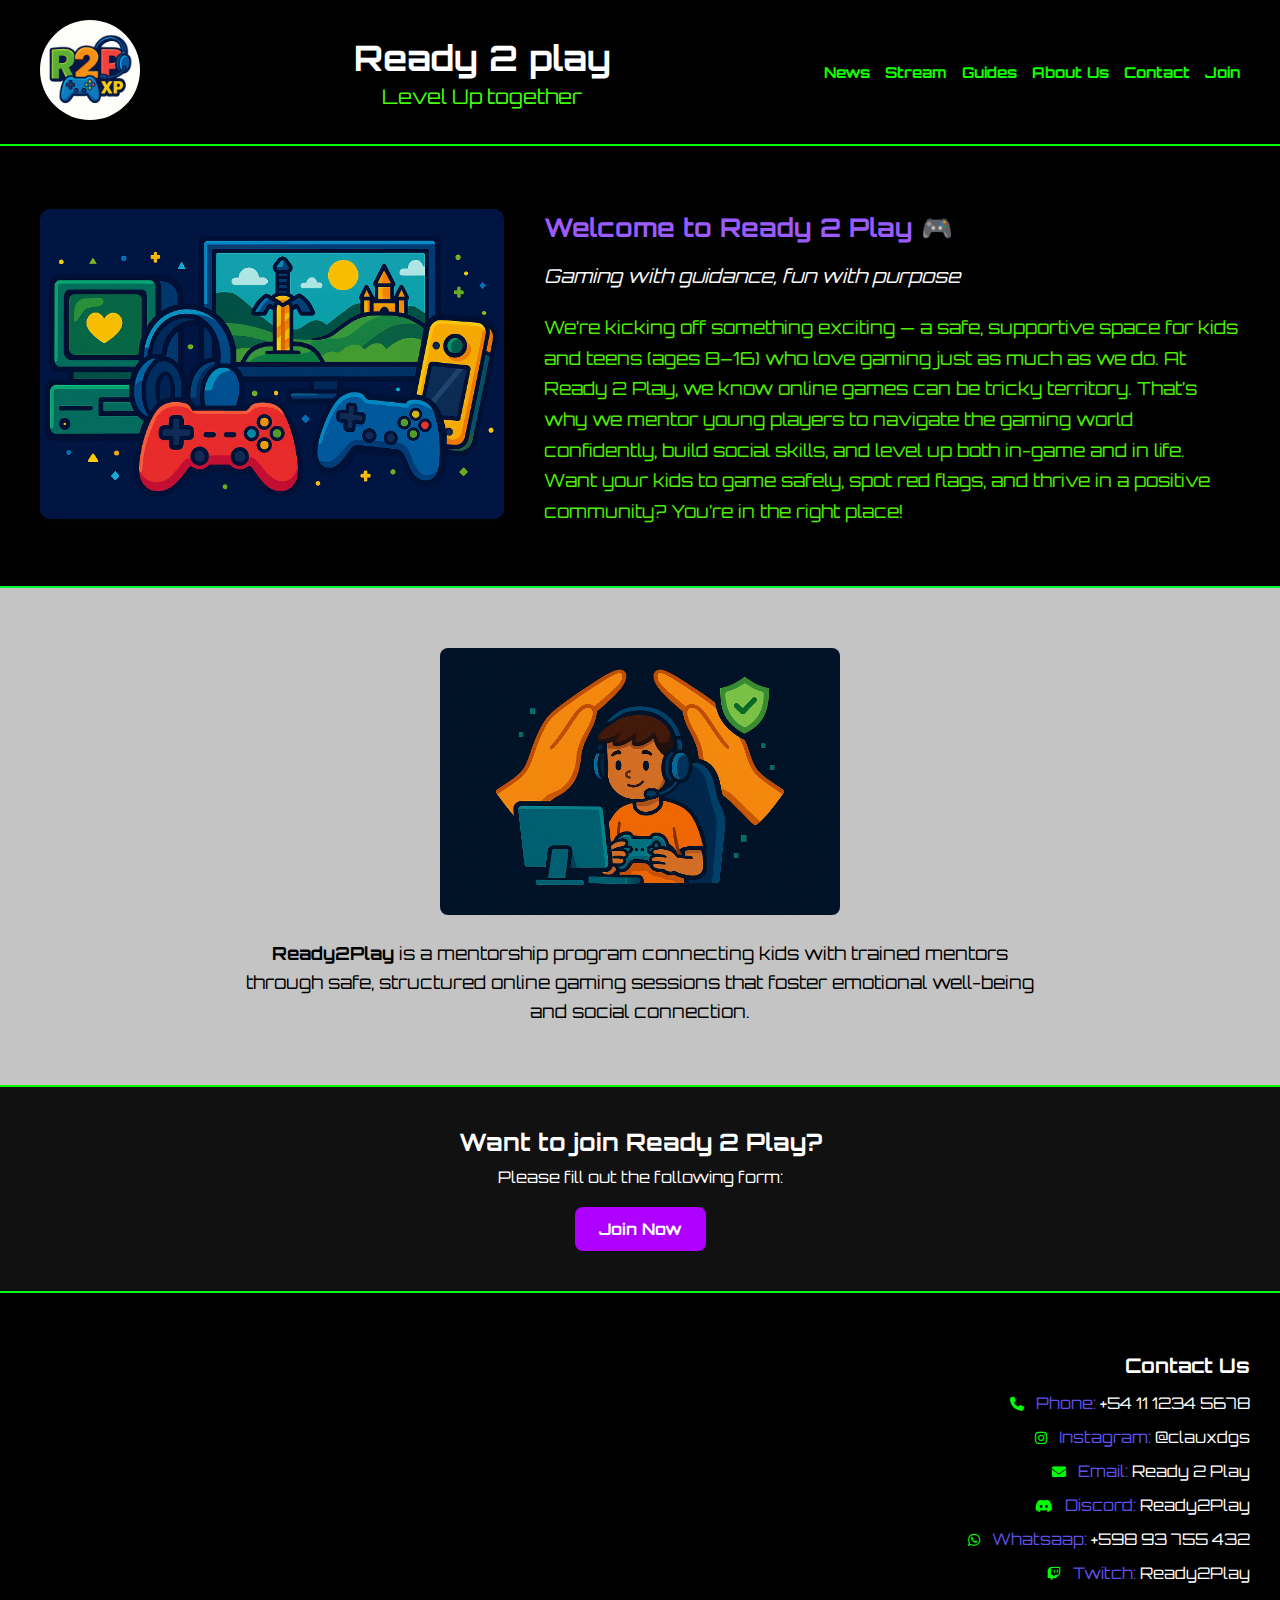
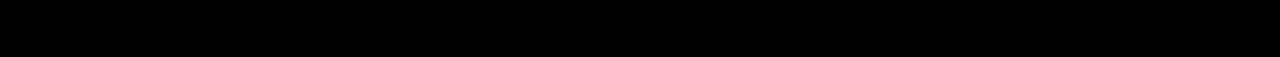
<file: index.html>
<!DOCTYPE html>
<html lang="en">

<head>
     <meta charset="UTF-8" />
     <meta name="viewport" content="width=device-width, initial-scale=1.0" />
     <title>Ready 2 Play</title>
     <link href="https://fonts.googleapis.com/css2?family=Inter:wght@400;700&display=swap" rel="stylesheet">
     <link href="https://fonts.googleapis.com/css2?family=Press+Start+2P&display=swap" rel="stylesheet">
     <link rel="stylesheet" href="style.css">
     <link rel="stylesheet" href="https://cdnjs.cloudflare.com/ajax/libs/font-awesome/6.5.0/css/all.min.css">
     <link href="https://fonts.googleapis.com/css2?family=Press+Start+2P&family=Orbitron&family=Bangers&display=swap"
          rel="stylesheet">
     <link rel="stylesheet" href="https://cdnjs.cloudflare.com/ajax/libs/font-awesome/6.5.0/css/all.min.css">
     <!--<script src="videos.js"></script>-->
</head>

<body>
     <header>
          <div class="logo">
               <img src="images/logo1.jpg" alt="r2p Logo">

          </div>
          <div class="title-group">
               <h1>Ready 2 play</h1>
               <p>Level Up together</p>
          </div>
          <div class="nav-panel">
               <a href="#news">News</a>
               <a href="#">Stream</a>
               <a href="#">Guides</a>
               <!-- <a href="#">Reviews</a> -->
               <a href="#about">About Us</a>
               <a href="#contacto">Contact</a>
               <a href="#join">Join</a>
          </div>
          <!-- <div class="user-actions">
               <button>Subscribe</button>
               <button>Login</button>
          </div> -->
          </div>
     </header>
     <section id="news" class="news-section">
          <div class="news-container">
               <div class="news-content">
                    <p>
                         <strong>Welcome to Ready 2 Play 🎮</strong>
                         <span>Gaming with guidance, fun with purpose</span>
                         We’re kicking off something exciting — a safe, supportive space for kids and teens (ages 8–16)
                         who
                         love gaming just as much as we do.
                         At Ready 2 Play, we know online games can be tricky territory. That’s why we mentor young
                         players to
                         navigate the gaming world confidently, build social skills, and level up both in-game and in
                         life.
                         Want your kids to game safely, spot red flags, and thrive in a positive community? You’re in
                         the
                         right place!
                    </p>
               </div>
               <div class="news-image">
                    <img src="images/banner.png" alt="imageNews">
               </div>
          </div>
     </section>




     <section id="about" class="about-section">
          <div class="about-container">
               <img src="images/image2.png" alt="imageAboutus">
               <p>
                    <strong>Ready2Play</strong> is a mentorship program connecting kids with trained mentors through
                    safe,
                    structured online gaming sessions that foster emotional well-being and social connection.
               </p>
          </div>
     </section>


     <section id="join" class="join-section">
          <div class="join-container">
               <h2>Want to join Ready 2 Play?</h2>
               <p>Please fill out the following form:</p>
               <a href="https://forms.gle/n9qvVncU4yxEj9vU9" target="_blank" class="join-button">
                    Join Now
               </a>
          </div>
     </section>




     <section id="contacto" class="contacto">
          <h2>Contact Us</h2>
          <p><i class="fas fa-phone"></i> Phone:<span style="color: #f0f0f0;"> <a href="tel:+541112345678">+54 11 1234
                         5678</a></span>
          </p>
          <p><i class="fab fa-instagram"></i> Instagram: <a href="https://instagram.com/clauxdgs"
                    target="_blank">@clauxdgs</a></p>
          <p><i class="fas fa-envelope"></i> Email: <a href="mailto:ready2playxp@gmail.com"> Ready 2 Play</a></p>
          <p><i class="fab fa-discord"></i> Discord: <a href="https://discord.gg/XzBv9Q92"
                    target="_blank">Ready2Play</a></p>
          <p><i class="fab fa-whatsapp"></i> Whatsaap: <a href="https://wa.me/59893755432" target="_blank">+598 93 755
                    432</a>
          </p>
          <p>
               <i class="fab fa-twitch"></i> Twitch:
               <a href="https://www.twitch.tv/clauxdgs" target="_blank">Ready2Play</a>
          </p>


     </section>
     </section>
</body>

</html>
</file>
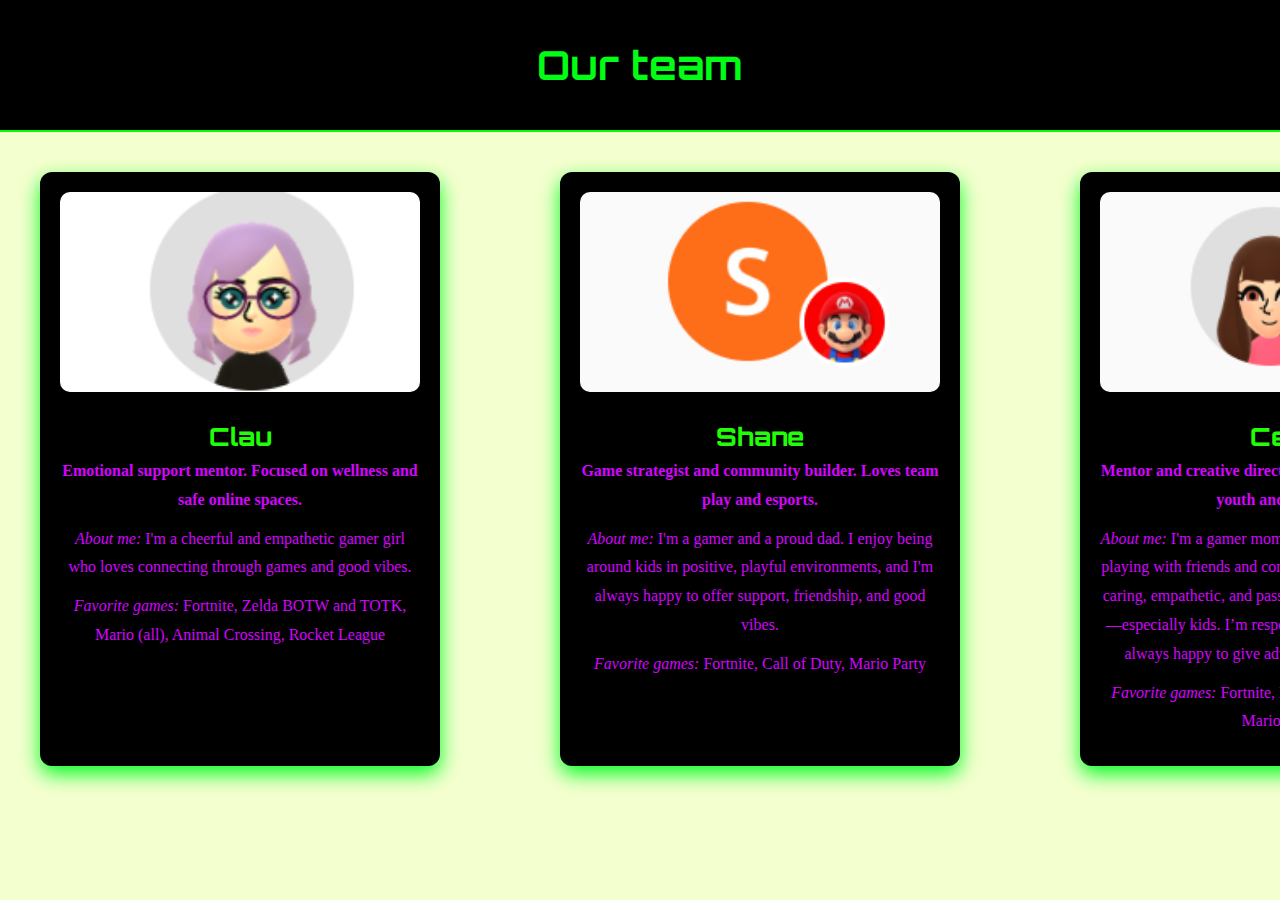
<file: Knowus.html>
<!DOCTYPE html>
<html lang="en">

<head>
     <meta charset="UTF-8">
     <meta name="viewport" content="width=device-width, initial-scale=1.0">
     <link href="https://fonts.googleapis.com/css2?family=Inter:wght@400;700&display=swap" rel="stylesheet">
     <link href="https://fonts.googleapis.com/css2?family=Press+Start+2P&display=swap" rel="stylesheet">
     <link rel="stylesheet" href="style.css">
     <link rel="stylesheet" href="https://cdnjs.cloudflare.com/ajax/libs/font-awesome/6.5.0/css/all.min.css">
     <link href="https://fonts.googleapis.com/css2?family=Press+Start+2P&family=Orbitron&family=Bangers&display=swap"
          rel="stylesheet">
     <link rel="stylesheet" href="https://cdnjs.cloudflare.com/ajax/libs/font-awesome/6.5.0/css/all.min.css">
     <script src="team.js"></script>
     <!--<script src="videos.js"></script>-->
     <title>Our Team</title>

</head>

<body class="bodyknowus">
     <header class="headerknow">
          <h1 class="h1big">Our team</h1>
     </header>
     <section class="team-carousel" id="team">
     </section>
</body>

</html>
</file>
<file: style.css>
html {
     scroll-behavior: smooth;
}


* {
     box-sizing: border-box;
     margin: 0;
     padding: 0;
}

body {
     font-family: 'Arial', sans-serif;
     background-color: #f4f4f4;
}

header {
     display: flex;
     justify-content: space-between;
     align-items: center;
     padding: 20px 40px;
     background-color: #000000;
     border-bottom: 1px solid #ffffff;
     width: 100%;
     font-family: 'Orbitron',
          sans-serif;
     /*font-family: 'Press Start 2P',
          cursive;*/
     border-bottom: 2px solid #00ff05;

}

.logo img {
     height: 100px;
     border-radius: 50%;
}

.title-group {
     text-align: center;
     flex-grow: 1;

}

.title-group h1 {
     /* font-size: 25px;*/
     font-size: 35px;
     color: #ffffff;
}

.title-group p {
     /*  font-size: 15px;*/
     font-size: 20px;
     color: #45ff0c;
     margin-top: 4px;
}

.nav-panel {
     display: flex;
     gap: 15px;
}

.nav-panel a {
     /* background-color: rgb(59, 59, 59); */

     text-decoration: none;
     color: #11ff00;
     font-weight: bold;
     /* font-size: 12px;*/
     font-size: 15px;
     transition: color 0.3s;
}

.nav-panel a:hover {
     color: #fbff00;
}

.contacto {
     background-color: #000000;
     padding: 60px 30px;
     text-align: end;
     border-top: 2px solid #00ff1a;

}

.contacto h2 {
     font-size: 20px;
     color: #ffffff;
     margin-bottom: 15px;
     font-family: 'Orbitron',
          sans-serif;

}

.contacto p {
     font-size: 16px;
     color: #5e52e9;
     margin-bottom: 14px;
     font-family: 'Orbitron',
          cursive;
}

.contacto a {
     color: #fefefe;
     text-decoration: none;
}

.contacto a:hover {
     color: #00ff1a;
     /*text-decoration: underline;*/
}

.contacto i {
     margin-right: 8px;
     font-size: 14px;
     color: #00ff05;
}

.about-section {
     background-color: #201d1d38;
     padding: 60px 30px;
     border-top: 2px solid #00ff37;
     text-align: center;
     border-bottom: 2px solid #00ff05;
}

.about-container {
     max-width: 800px;
     margin: 0 auto;
     font-family: 'Orbitron', 'Courier New', Courier, monospace;

}

.about-container img {
     width: 100%;
     max-width: 400px;
     height: auto;
     border-radius: 8px;
     margin-bottom: 20px;
}

.about-container p {
     font-size: 18px;
     color: #000000;
     line-height: 1.6;
}

.news-section {
     padding: 60px 20px;
     background-color: #020101;
}

.news-container {
     display: flex;
     flex-direction: row-reverse;
     flex-wrap: nowrap;
     /* 👈 Clave para poner la imagen a la derecha */
     max-width: 1200px;
     margin: auto;
     gap: 40px;
     align-items: center;
     /* flex-wrap: wrap;*/
}

.news-image {
     flex: 1 1 40%;
}

.news-image img {
     width: 100%;
     border-radius: 10px;
     box-shadow: 0 5px 15px rgba(29, 38, 28, 0.1);
}

.news-content {
     flex: 1 1 60%;
}

.news-content p {
     font-size: 18px;
     line-height: 1.7;
     color: #4cee01;
     font-family: 'Orbitron', Tahoma, Geneva, Verdana, sans-serif;
}

.news-content strong {
     display: block;
     font-size: 1.6rem;
     color: #9a5bff;
     margin-bottom: 10px;
     font-family: 'Orbitron',
          Tahoma,
          Geneva,
          Verdana,
          sans-serif;
}

.news-content span {
     display: block;
     font-size: 1.2rem;
     color: #f9f9f9;
     font-style: italic;
     margin-bottom: 20px;
     font-family: 'Orbitron',
          Tahoma,
          Geneva,
          Verdana,
          sans-serif;
}

.join-section {
     background-color: #111;
     padding: 40px 20px;
     text-align: center;
     color: #fff;
     font-family: 'Orbitron',
          Tahoma,
          Geneva,
          Verdana,
          sans-serif;
}

.join-container h2 {
     font-size: 24px;
     margin-bottom: 10px;
     font-family: 'Orbitron',
          Tahoma,
          Geneva,
          Verdana,
          sans-serif;
}

.join-container p {
     font-size: 16px;
     margin-bottom: 20px;
}

.join-button {
     display: inline-block;
     padding: 12px 24px;
     background-color: #ae00ff;
     color: #fff;
     text-decoration: none;
     border-radius: 8px;
     font-weight: bold;
     transition: background-color 0.3s ease;
}

.join-button:hover {
     background-color: #00ff04;
}

.bodyknowus {
     background-color: #f4ffcf;
}

.headerknow {
     width: 100%;
     display: flex;
     justify-content: center;
     align-items: center;
     padding: 40px 0;
}

.h1big {
     font-size: 40px;
     color: #00ff15;
     margin: 0;
}

.team-carousel {
     display: flex;
     overflow-x: auto;
     gap: 120px;
     padding: 40px;
     scroll-snap-type: x mandatory;
     scroll-behavior: smooth;
}

.team-card {
     flex: 0 0 400px;
     background: #000000;
     border-radius: 12px;
     padding: 20px;
     text-align: center;
     scroll-snap-align: center;
     box-shadow: 0 8px 20px rgb(0, 253, 34);
     transition: transform 0.3s ease;
     font-family: 'Orbitron',
          Tahoma,
          Geneva,
          Verdana,
          sans-serif;
}

.team-card:hover {
     transform: scale(1.08);
     background-color: #00ff08fd;
}

.team-card img {
     width: 100%;
     height: 200px;
     object-fit: cover;
     border-radius: 10px;
     margin-bottom: 15px;
}

.team-card h3 {
     margin: 10px 0 5px;
     font-size: 25px;
     color: #20ff07;
     font-weight: 800;
}

.team-card p {
     font-family:Georgia, 'Times New Roman', Times, serif;
     font-size: 16px;
     line-height: 1.8;
     margin-bottom: 10px;
     color: rgb(213, 4, 255);
     font-weight: 400;
}

.team-card:hover p {   
     color: #000000fd;
}
.team-card:hover h3 {
     color: #a000fdfd;
}






/* Responsive en móviles */
@media (max-width: 768px) {
     .news-container {
          flex-direction: column;
          /* Se apila imagen y texto */
          text-align: center;
     }

     .news-content,
     .news-image {
          flex: 1 1 100%;
     }

     .news-content {
          padding-top: 20px;
     }
}



/* Responsivo */
@media (max-width: 768px) {
     header {
          flex-direction: column;
          gap: 10px;
          text-align: center;
     }

     .title-group {
          order: -1;
          flex-grow: 0;
     }
}
</file>
